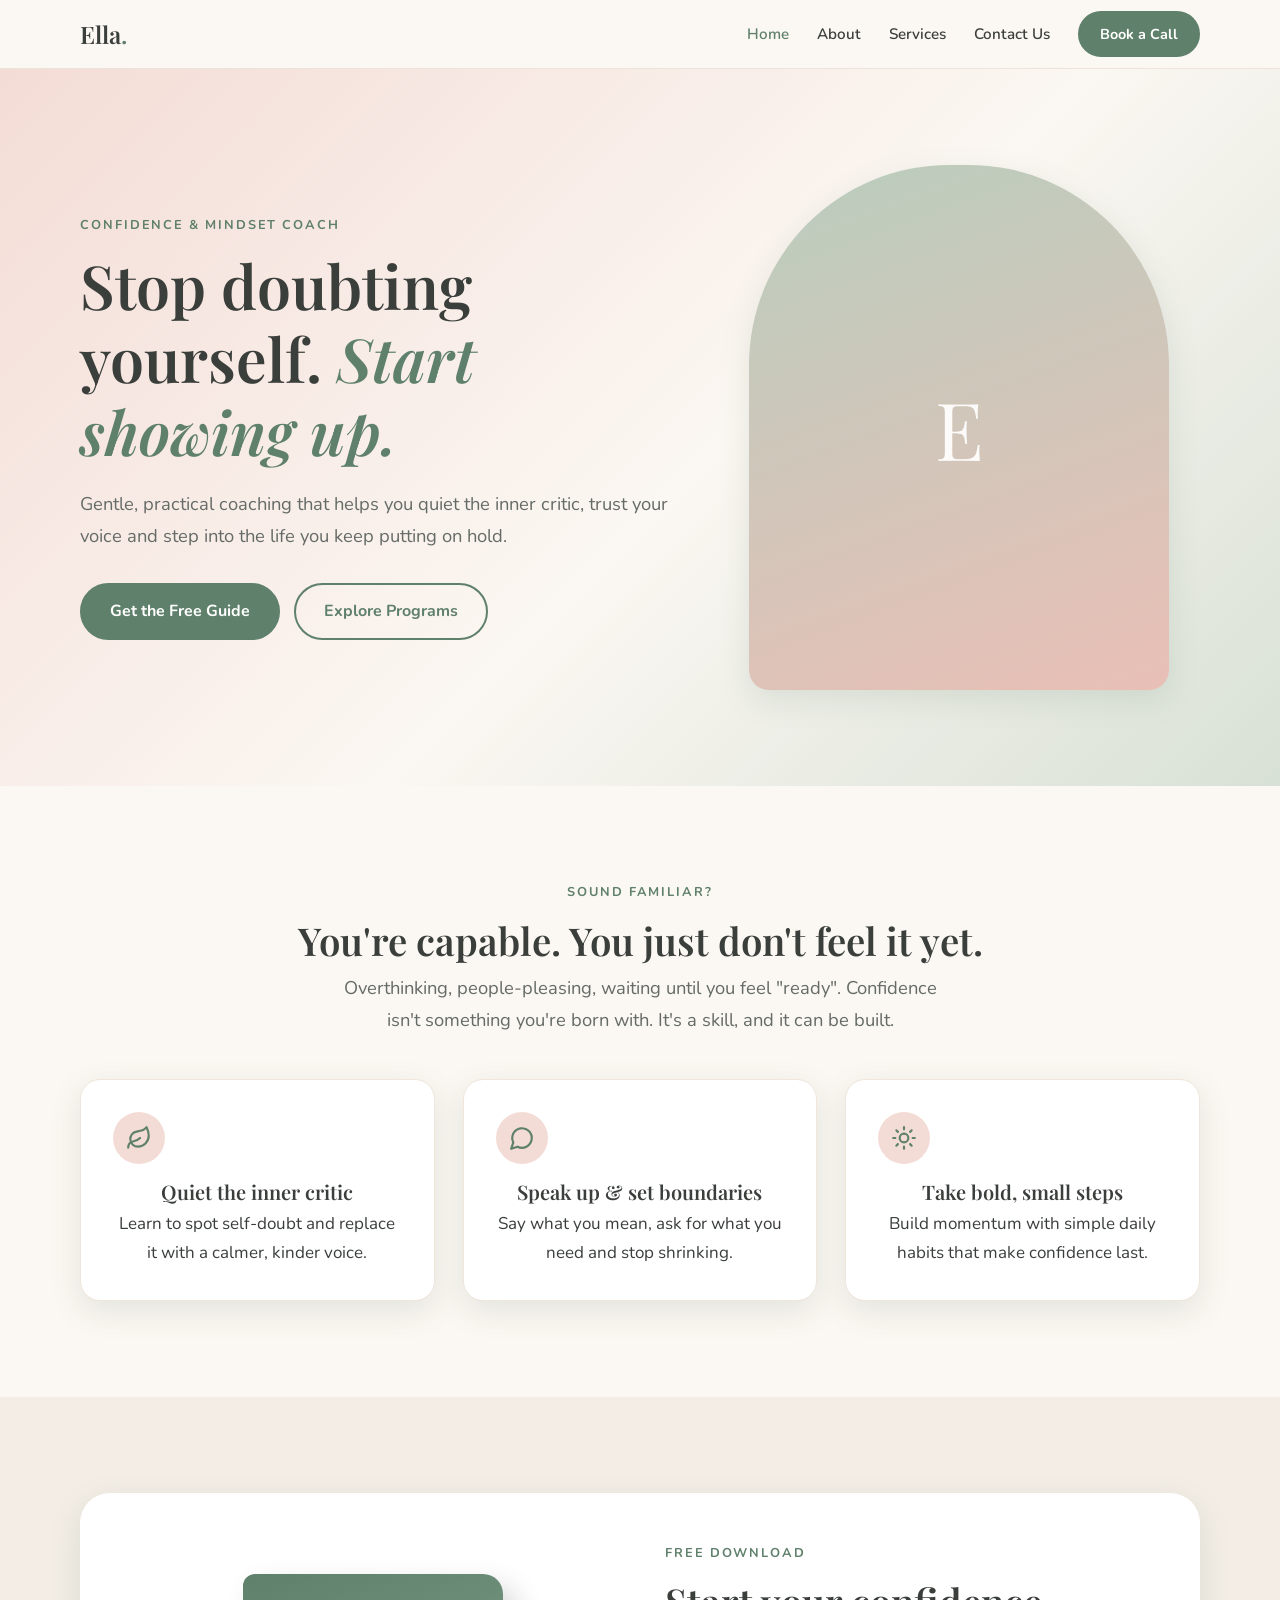
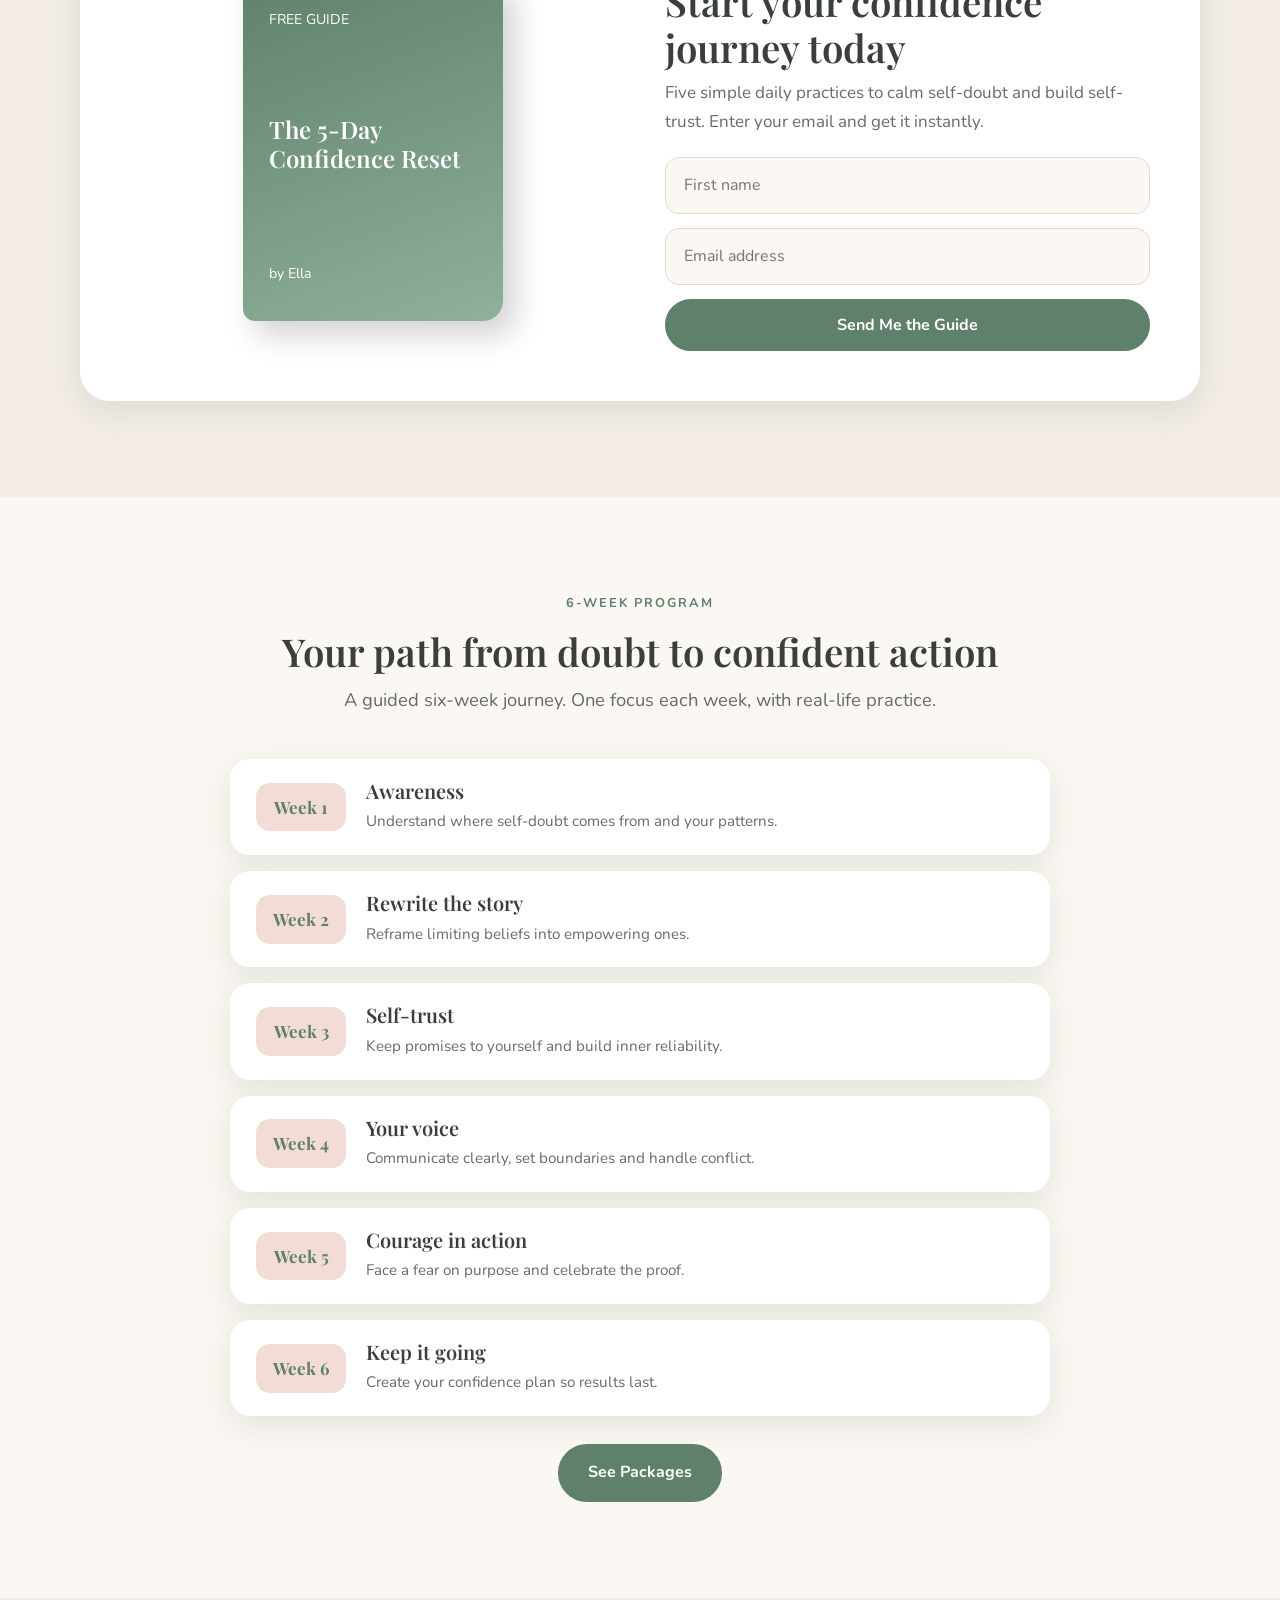
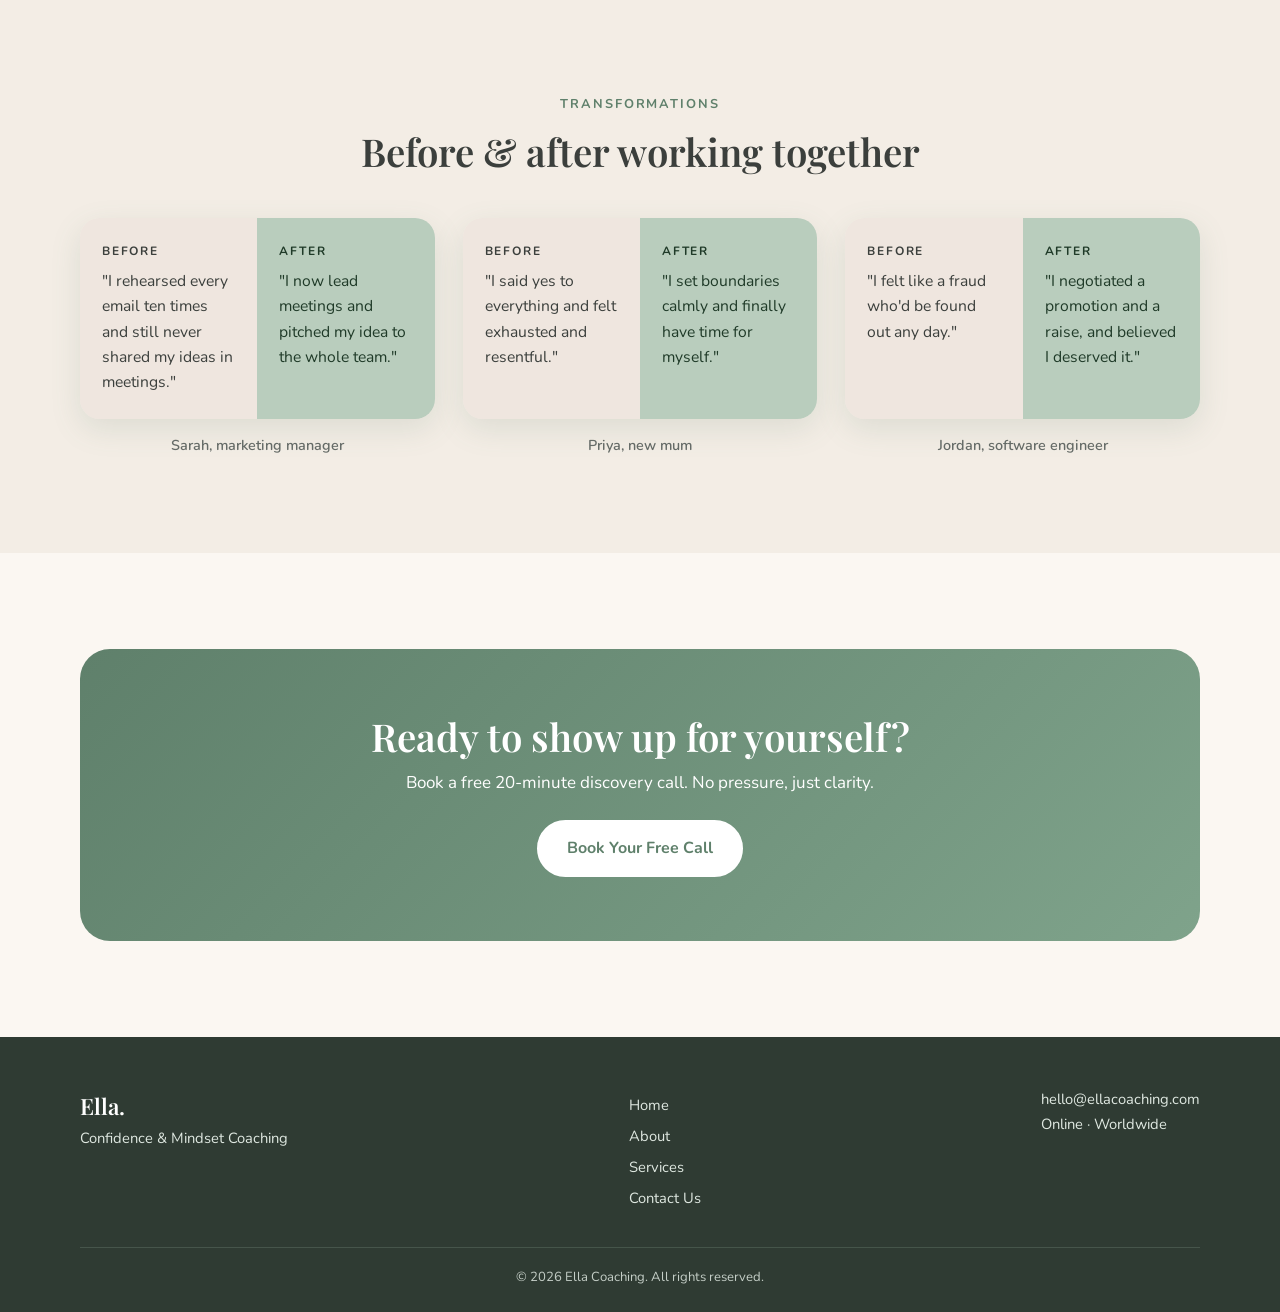
<file: index.html>
﻿<!DOCTYPE html>
<html lang="en">
<head>
<meta charset="UTF-8"><meta name="viewport" content="width=device-width,initial-scale=1"><meta name="description" content="Stop doubting yourself. Start showing up. Confidence and mindset coaching with Ella."><meta name="theme-color" content="#fbf7f2">
<title>Ella | Confidence &amp; Mindset Coach</title>

<link rel="preconnect" href="https://fonts.googleapis.com"><link rel="preconnect" href="https://fonts.gstatic.com" crossorigin>
<link href="https://fonts.googleapis.com/css2?family=Nunito:wght@400;600;700&family=Playfair+Display:ital,wght@0,600;1,500&display=swap" rel="stylesheet">
<link rel="stylesheet" href="styles.css">
</head>
<body><a class="skip" href="#main">Skip to content</a>
<header><div class="container nav">
  <a class="logo" href="index.html">Ella<span>.</span></a>
  <button class="menu-btn" aria-label="Menu" aria-expanded="false"><svg class="ic" viewBox="0 0 24 24" aria-hidden="true"><path d="M4 6h16M4 12h16M4 18h16"/></svg></button>
  <nav><ul>
    <li><a class="active" href="index.html">Home</a></li>
    <li><a href="about.html">About</a></li>
    <li><a href="services.html">Services</a></li>
    <li><a href="contact.html">Contact Us</a></li>
    <li><a class="btn small" href="contact.html">Book a Call</a></li>
  </ul></nav>
</div></header><section id="main" class="hero"><div class="container grid">
  <div>
    <span class="eyebrow">Confidence &amp; Mindset Coach</span>
    <h1>Stop doubting yourself. <em>Start showing up.</em></h1>
    <p class="lead">Gentle, practical coaching that helps you quiet the inner critic, trust your voice and step into the life you keep putting on hold.</p>
    <div class="btns">
      <a class="btn" href="#guide">Get the Free Guide</a>
      <a class="btn ghost" href="services.html">Explore Programs</a>
    </div>
  </div>
  <div class="portrait" aria-hidden="true"><span>E</span></div>
</div></section>

<section><div class="container center">
  <span class="eyebrow">Sound familiar?</span>
  <h2>You're capable. You just don't feel it yet.</h2>
  <p class="lead">Overthinking, people-pleasing, waiting until you feel "ready". Confidence isn't something you're born with. It's a skill, and it can be built.</p>
  <div class="grid-3">
    <div class="card"><div class="icon"><svg class="ic" viewBox="0 0 24 24" aria-hidden="true"><path d="M11 20A7 7 0 0 1 9.8 6.1C15.5 5 17 4.48 19 2c1 2 2 4.18 2 8 0 5.5-4.78 10-10 10Z"/><path d="M2 21c0-3 1.85-5.36 5.08-6C9.5 14.52 12 13 13 12"/></svg></div><h3>Quiet the inner critic</h3><p>Learn to spot self-doubt and replace it with a calmer, kinder voice.</p></div>
    <div class="card"><div class="icon"><svg class="ic" viewBox="0 0 24 24" aria-hidden="true"><path d="M7.9 20A9 9 0 1 0 4 16.1L2 22Z"/></svg></div><h3>Speak up &amp; set boundaries</h3><p>Say what you mean, ask for what you need and stop shrinking.</p></div>
    <div class="card"><div class="icon"><svg class="ic" viewBox="0 0 24 24" aria-hidden="true"><circle cx="12" cy="12" r="4"/><path d="M12 2v2M12 20v2M4.93 4.93l1.41 1.41M17.66 17.66l1.41 1.41M2 12h2M20 12h2M6.34 17.66l-1.41 1.41M19.07 4.93l-1.41 1.41"/></svg></div><h3>Take bold, small steps</h3><p>Build momentum with simple daily habits that make confidence last.</p></div>
  </div>
</div></section>

<section id="guide" class="alt"><div class="container">
  <div class="guide">
    <div class="book"><small>FREE GUIDE</small><h3>The 5-Day Confidence Reset</h3><small>by Ella</small></div>
    <div>
      <span class="eyebrow">Free download</span>
      <h2>Start your confidence journey today</h2>
      <p>Five simple daily practices to calm self-doubt and build self-trust. Enter your email and get it instantly.</p>
      <form data-form="guide">
        <input type="text" name="name" placeholder="First name" aria-label="First name" autocomplete="given-name" required>
        <input type="email" name="email" placeholder="Email address" aria-label="Email address" autocomplete="email" required>
        <button class="btn" type="submit">Send Me the Guide</button>
        <div class="msg" role="status"></div>
      </form>
    </div>
  </div>
</div></section>

<section><div class="container center">
  <span class="eyebrow">6-week program</span>
  <h2>Your path from doubt to confident action</h2>
  <p class="lead">A guided six-week journey. One focus each week, with real-life practice.</p>
  <div class="timeline">
    <div class="week"><b>Week 1</b><div><h3>Awareness</h3><p>Understand where self-doubt comes from and your patterns.</p></div></div>
    <div class="week"><b>Week 2</b><div><h3>Rewrite the story</h3><p>Reframe limiting beliefs into empowering ones.</p></div></div>
    <div class="week"><b>Week 3</b><div><h3>Self-trust</h3><p>Keep promises to yourself and build inner reliability.</p></div></div>
    <div class="week"><b>Week 4</b><div><h3>Your voice</h3><p>Communicate clearly, set boundaries and handle conflict.</p></div></div>
    <div class="week"><b>Week 5</b><div><h3>Courage in action</h3><p>Face a fear on purpose and celebrate the proof.</p></div></div>
    <div class="week"><b>Week 6</b><div><h3>Keep it going</h3><p>Create your confidence plan so results last.</p></div></div>
  </div>
  <a class="btn mt" href="services.html">See Packages</a>
</div></section>

<section class="alt"><div class="container center">
  <span class="eyebrow">Transformations</span>
  <h2>Before &amp; after working together</h2>
  <div class="ba-wrap">
    <figure><div class="ba"><div class="before"><h4>Before</h4>"I rehearsed every email ten times and still never shared my ideas in meetings."</div><div class="after"><h4>After</h4>"I now lead meetings and pitched my idea to the whole team."</div></div><figcaption>Sarah, marketing manager</figcaption></figure>
    <figure><div class="ba"><div class="before"><h4>Before</h4>"I said yes to everything and felt exhausted and resentful."</div><div class="after"><h4>After</h4>"I set boundaries calmly and finally have time for myself."</div></div><figcaption>Priya, new mum</figcaption></figure>
    <figure><div class="ba"><div class="before"><h4>Before</h4>"I felt like a fraud who'd be found out any day."</div><div class="after"><h4>After</h4>"I negotiated a promotion and a raise, and believed I deserved it."</div></div><figcaption>Jordan, software engineer</figcaption></figure>
  </div>
</div></section>

<section><div class="container">
  <div class="cta">
    <h2>Ready to show up for yourself?</h2>
    <p>Book a free 20-minute discovery call. No pressure, just clarity.</p>
    <a class="btn" href="contact.html">Book Your Free Call</a>
  </div>
</div></section>

<footer><div class="container">
  <div class="cols">
    <div><a class="logo" href="index.html">Ella.</a><p>Confidence &amp; Mindset Coaching</p></div>
    <div><a href="index.html">Home</a><a href="about.html">About</a><a href="services.html">Services</a><a href="contact.html">Contact Us</a></div>
    <div><p>hello@ellacoaching.com</p><p>Online · Worldwide</p></div>
  </div>
  <div class="copy">© 2026 Ella Coaching. All rights reserved.</div>
</div></footer>
<script src="script.js" defer></script>
</body></html>
</file>
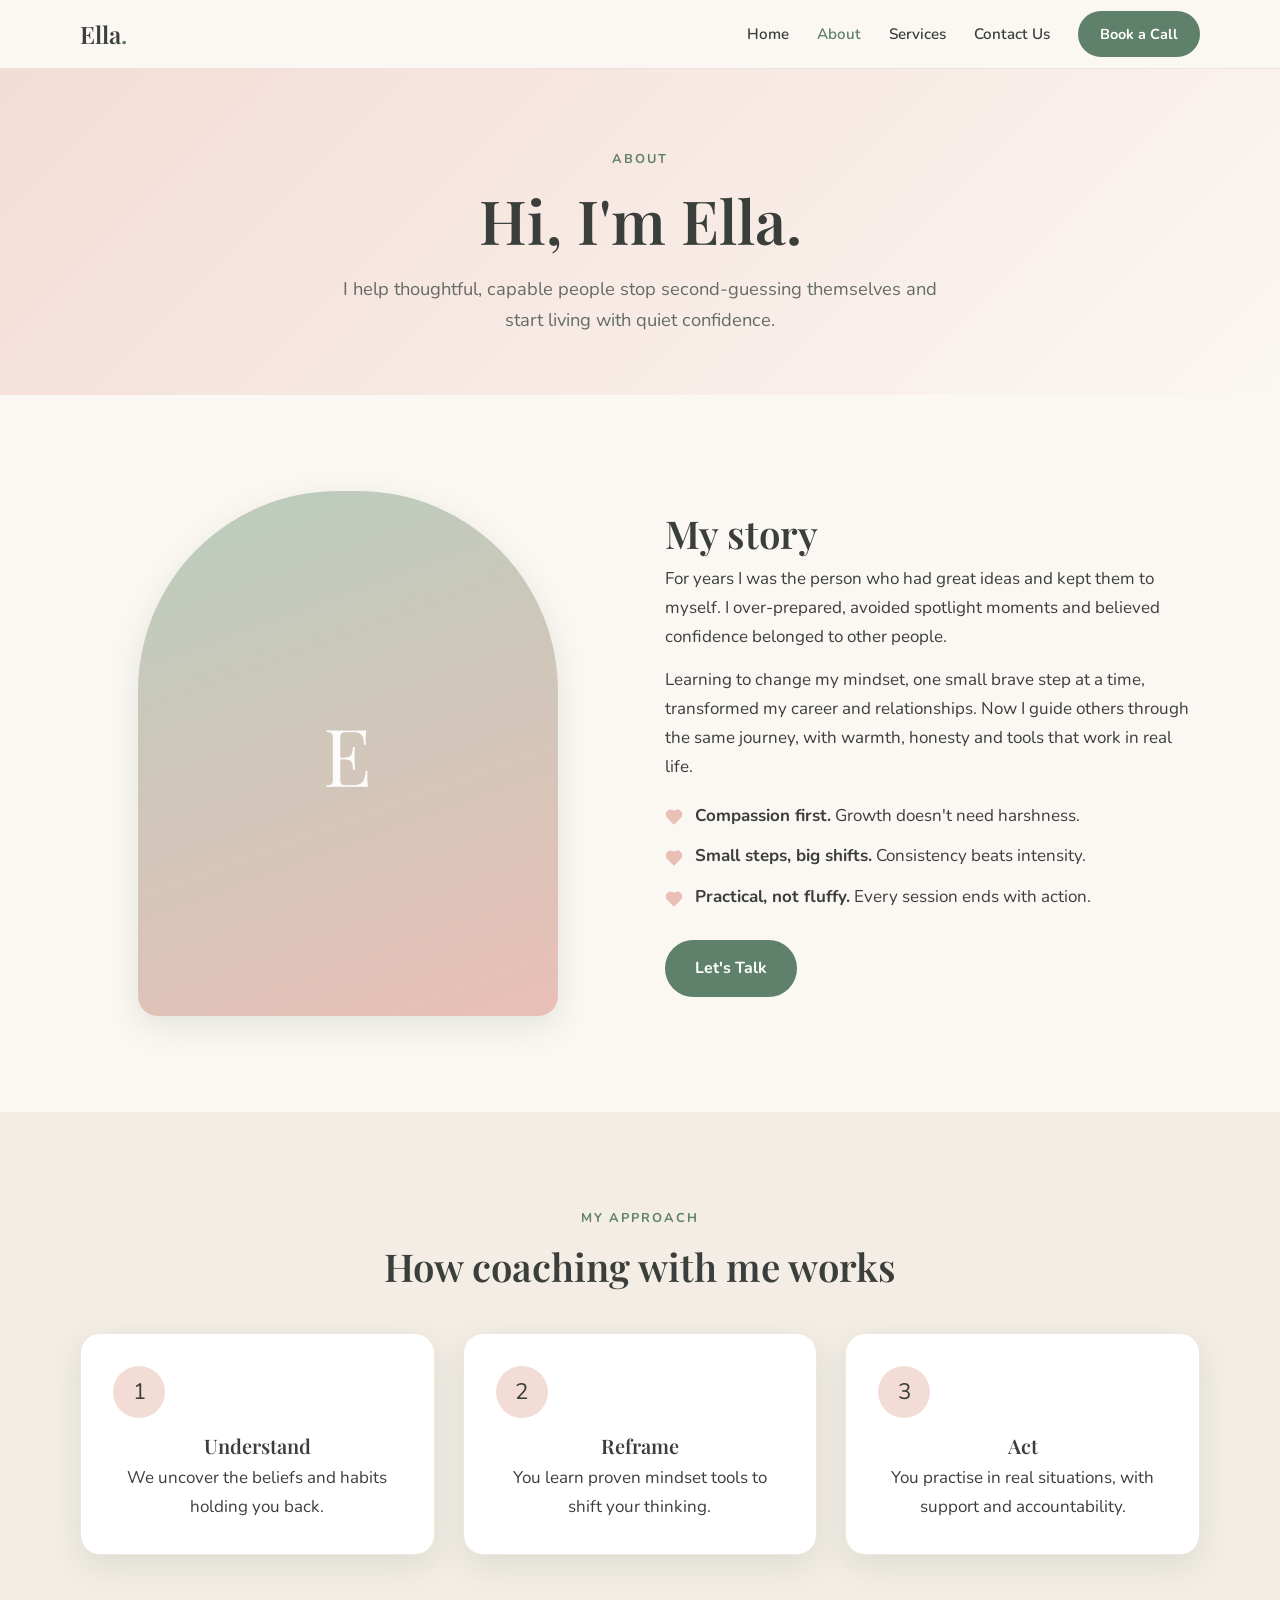
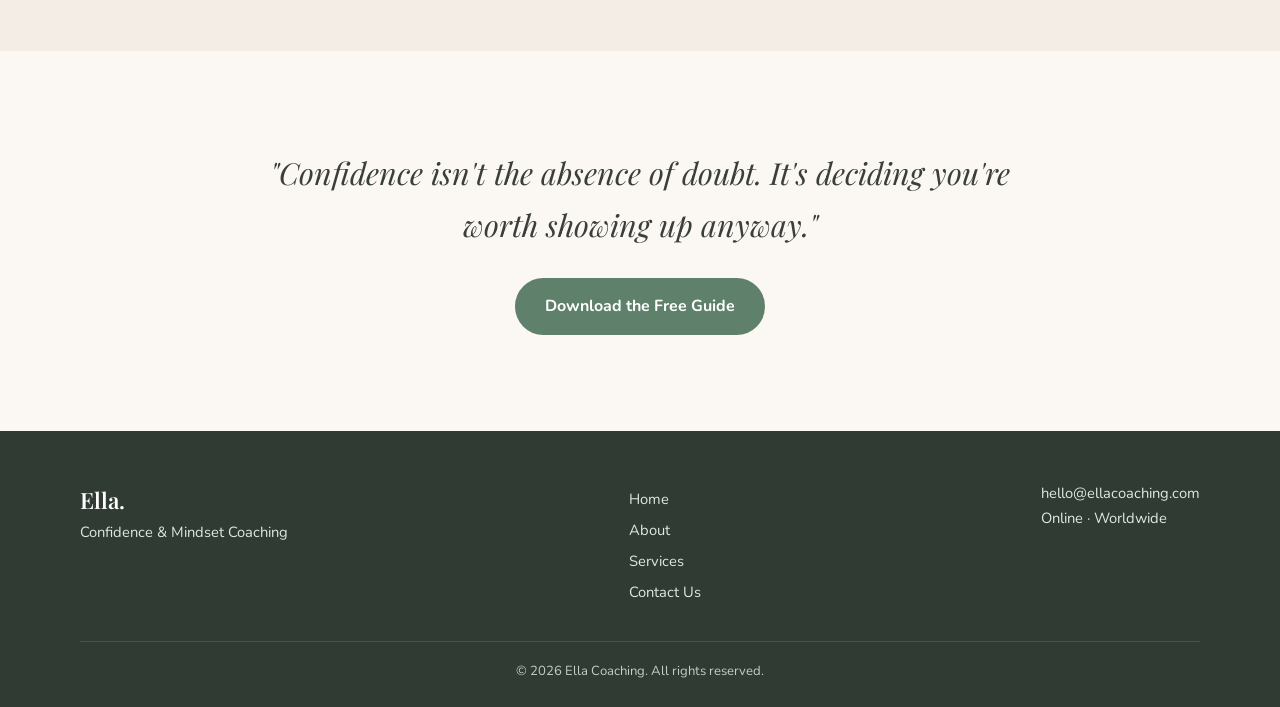
<file: about.html>
﻿<!DOCTYPE html>
<html lang="en">
<head>
<meta charset="UTF-8"><meta name="viewport" content="width=device-width,initial-scale=1"><meta name="description" content="Meet Ella, a confidence and mindset coach helping you trust your voice."><meta name="theme-color" content="#fbf7f2">
<title>About Ella | Confidence &amp; Mindset Coach</title>
<link rel="preconnect" href="https://fonts.googleapis.com"><link rel="preconnect" href="https://fonts.gstatic.com" crossorigin>
<link href="https://fonts.googleapis.com/css2?family=Nunito:wght@400;600;700&family=Playfair+Display:ital,wght@0,600;1,500&display=swap" rel="stylesheet">
<link rel="stylesheet" href="styles.css">
</head>
<body><a class="skip" href="#main">Skip to content</a>
<header><div class="container nav">
  <a class="logo" href="index.html">Ella<span>.</span></a>
  <button class="menu-btn" aria-label="Menu" aria-expanded="false"><svg class="ic" viewBox="0 0 24 24" aria-hidden="true"><path d="M4 6h16M4 12h16M4 18h16"/></svg></button>
  <nav><ul>
    <li><a href="index.html">Home</a></li>
    <li><a class="active" href="about.html">About</a></li>
    <li><a href="services.html">Services</a></li>
    <li><a href="contact.html">Contact Us</a></li>
    <li><a class="btn small" href="contact.html">Book a Call</a></li>
  </ul></nav>
</div></header><section id="main" class="page-hero"><div class="container">
  <span class="eyebrow">About</span>
  <h1>Hi, I'm Ella.</h1>
  <p class="lead">I help thoughtful, capable people stop second-guessing themselves and start living with quiet confidence.</p>
</div></section>

<section><div class="container split">
  <div class="portrait" aria-hidden="true"><span>E</span></div>
  <div>
    <h2>My story</h2>
    <p>For years I was the person who had great ideas and kept them to myself. I over-prepared, avoided spotlight moments and believed confidence belonged to other people.</p>
    <p class="mt-s">Learning to change my mindset, one small brave step at a time, transformed my career and relationships. Now I guide others through the same journey, with warmth, honesty and tools that work in real life.</p>
    <ul class="values">
      <li><b>Compassion first.</b> Growth doesn't need harshness.</li>
      <li><b>Small steps, big shifts.</b> Consistency beats intensity.</li>
      <li><b>Practical, not fluffy.</b> Every session ends with action.</li>
    </ul>
    <a class="btn mt" href="contact.html">Let's Talk</a>
  </div>
</div></section>

<section class="alt"><div class="container center">
  <span class="eyebrow">My approach</span>
  <h2>How coaching with me works</h2>
  <div class="grid-3">
    <div class="card"><div class="icon">1</div><h3>Understand</h3><p>We uncover the beliefs and habits holding you back.</p></div>
    <div class="card"><div class="icon">2</div><h3>Reframe</h3><p>You learn proven mindset tools to shift your thinking.</p></div>
    <div class="card"><div class="icon">3</div><h3>Act</h3><p>You practise in real situations, with support and accountability.</p></div>
  </div>
</div></section>

<section class="center"><div class="container">
  <p class="quote">"Confidence isn't the absence of doubt. It's deciding you're worth showing up anyway."</p>
  <a class="btn mt" href="index.html#guide">Download the Free Guide</a>
</div></section>

<footer><div class="container">
  <div class="cols">
    <div><a class="logo" href="index.html">Ella.</a><p>Confidence &amp; Mindset Coaching</p></div>
    <div><a href="index.html">Home</a><a href="about.html">About</a><a href="services.html">Services</a><a href="contact.html">Contact Us</a></div>
    <div><p>hello@ellacoaching.com</p><p>Online · Worldwide</p></div>
  </div>
  <div class="copy">© 2026 Ella Coaching. All rights reserved.</div>
</div></footer>
<script src="script.js" defer></script>
</body></html>
</file>
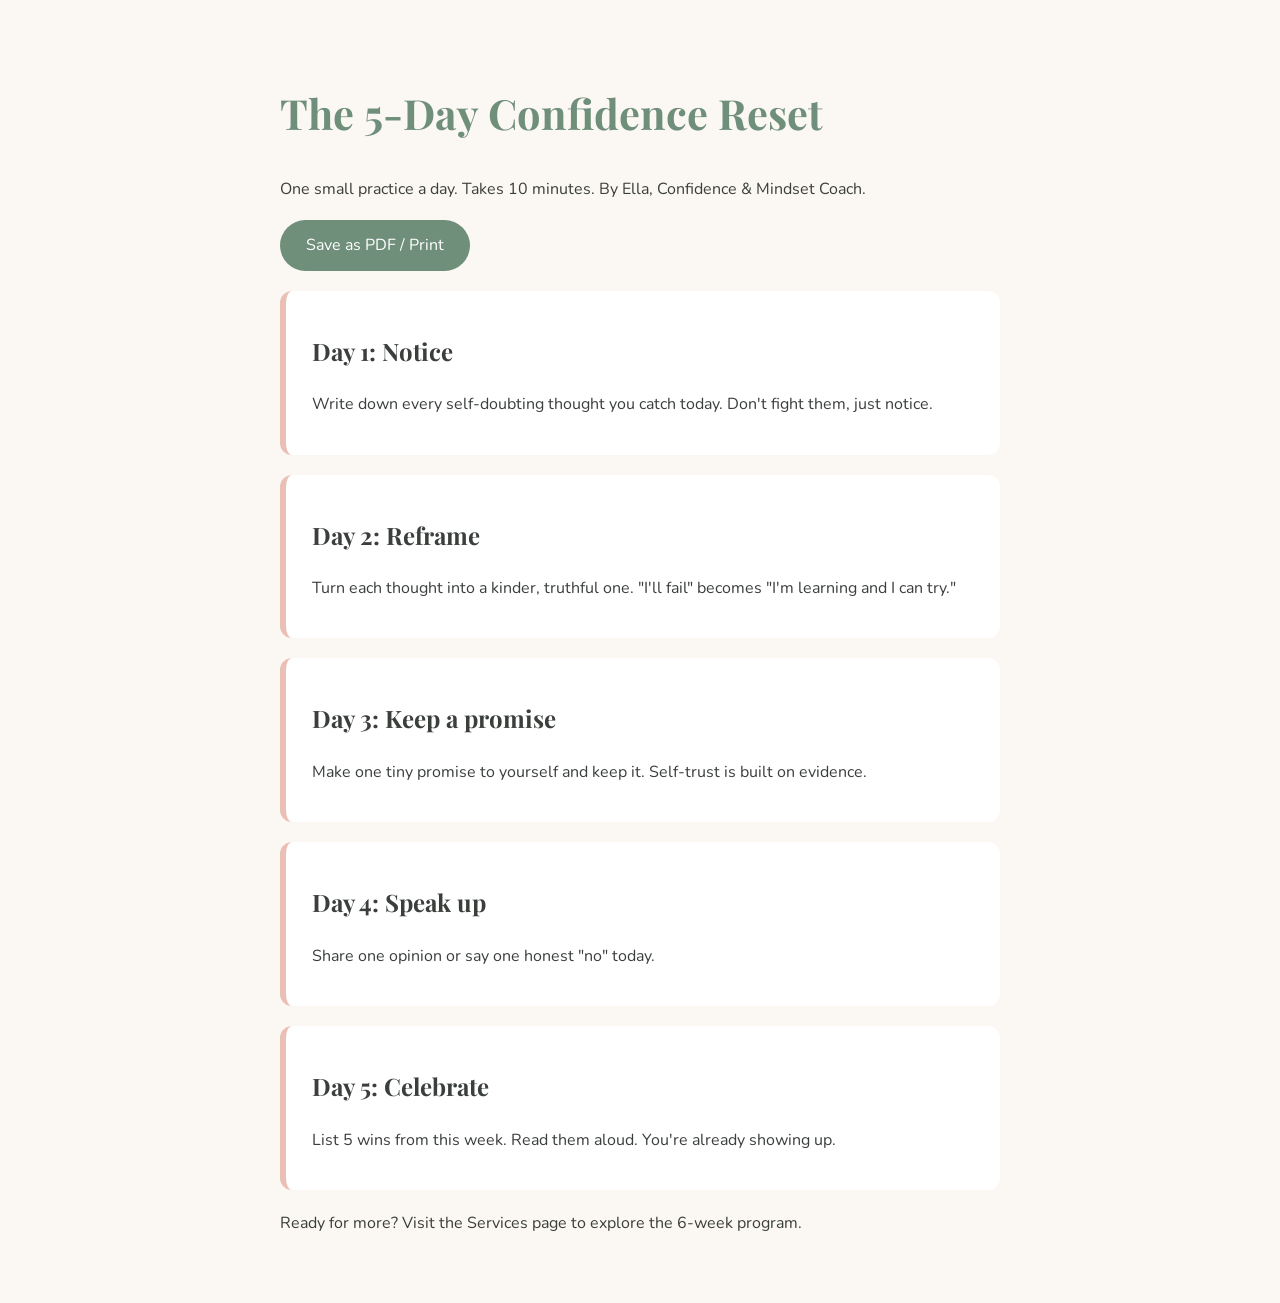
<file: confidence-guide.html>
<!DOCTYPE html>
<html lang="en">
<head>
<meta charset="UTF-8"><meta name="viewport" content="width=device-width,initial-scale=1">
<title>The 5-Day Confidence Reset | Ella</title>
<link href="https://fonts.googleapis.com/css2?family=Nunito:wght@400;700&family=Playfair+Display:wght@600&display=swap" rel="stylesheet">
<style>
body{font-family:Nunito,sans-serif;background:#fbf7f2;color:#3b3f3c;max-width:720px;margin:auto;padding:50px 24px;line-height:1.7}
h1,h2{font-family:'Playfair Display',serif}h1{font-size:2.6rem;color:#6f8f7a}
.day{background:#fff;border-left:6px solid #e9bfb6;border-radius:12px;padding:20px 26px;margin:20px 0}
button{background:#6f8f7a;color:#fff;border:0;padding:12px 26px;border-radius:99px;font:inherit;cursor:pointer}
@media print{button{display:none}}
</style></head>
<body>
<h1>The 5-Day Confidence Reset</h1>
<p>One small practice a day. Takes 10 minutes. By Ella, Confidence &amp; Mindset Coach.</p>
<button onclick="window.print()">Save as PDF / Print</button>
<div class="day"><h2>Day 1: Notice</h2><p>Write down every self-doubting thought you catch today. Don't fight them, just notice.</p></div>
<div class="day"><h2>Day 2: Reframe</h2><p>Turn each thought into a kinder, truthful one. "I'll fail" becomes "I'm learning and I can try."</p></div>
<div class="day"><h2>Day 3: Keep a promise</h2><p>Make one tiny promise to yourself and keep it. Self-trust is built on evidence.</p></div>
<div class="day"><h2>Day 4: Speak up</h2><p>Share one opinion or say one honest "no" today.</p></div>
<div class="day"><h2>Day 5: Celebrate</h2><p>List 5 wins from this week. Read them aloud. You're already showing up.</p></div>
<p>Ready for more? Visit the Services page to explore the 6-week program.</p>
</body></html>
</file>
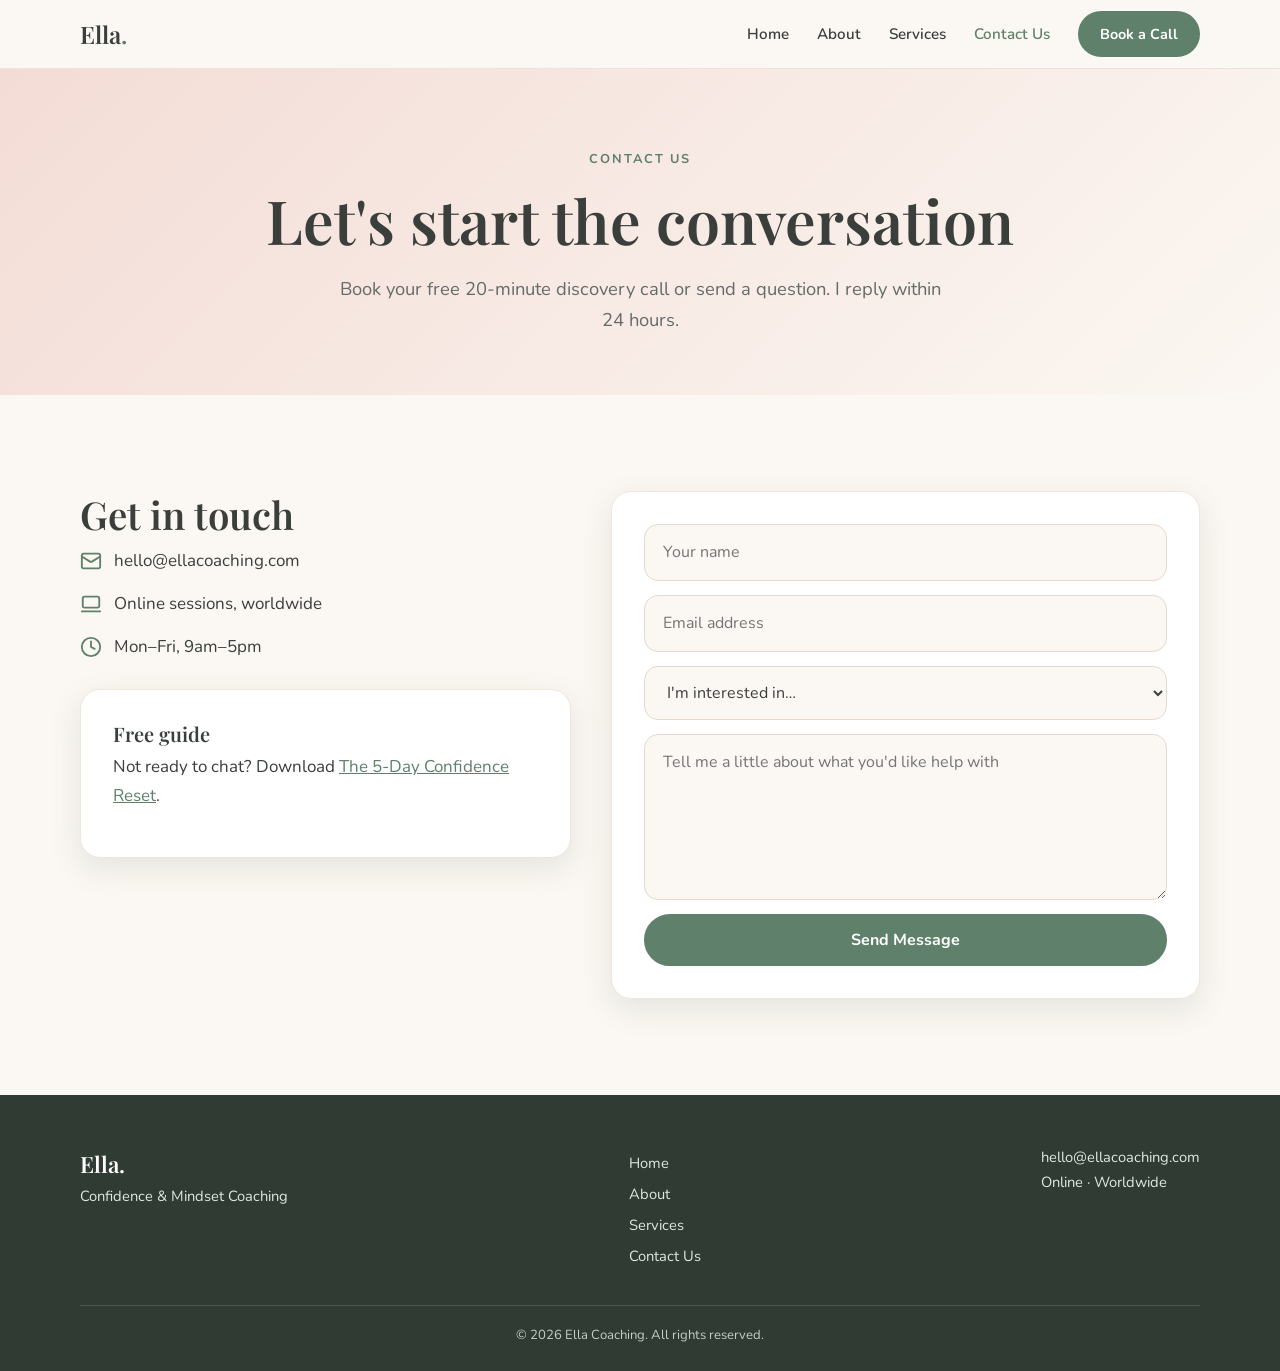
<file: contact.html>
﻿<!DOCTYPE html>
<html lang="en">
<head>
<meta charset="UTF-8"><meta name="viewport" content="width=device-width,initial-scale=1"><meta name="description" content="Book a free discovery call or send Ella a message."><meta name="theme-color" content="#fbf7f2">
<title>Contact | Ella Coaching</title>
<link rel="preconnect" href="https://fonts.googleapis.com"><link rel="preconnect" href="https://fonts.gstatic.com" crossorigin>
<link href="https://fonts.googleapis.com/css2?family=Nunito:wght@400;600;700&family=Playfair+Display:ital,wght@0,600;1,500&display=swap" rel="stylesheet">
<link rel="stylesheet" href="styles.css">
</head>
<body><a class="skip" href="#main">Skip to content</a>
<header><div class="container nav">
  <a class="logo" href="index.html">Ella<span>.</span></a>
  <button class="menu-btn" aria-label="Menu" aria-expanded="false"><svg class="ic" viewBox="0 0 24 24" aria-hidden="true"><path d="M4 6h16M4 12h16M4 18h16"/></svg></button>
  <nav><ul>
    <li><a href="index.html">Home</a></li>
    <li><a href="about.html">About</a></li>
    <li><a href="services.html">Services</a></li>
    <li><a class="active" href="contact.html">Contact Us</a></li>
    <li><a class="btn small" href="contact.html">Book a Call</a></li>
  </ul></nav>
</div></header><section id="main" class="page-hero"><div class="container">
  <span class="eyebrow">Contact Us</span>
  <h1>Let's start the conversation</h1>
  <p class="lead">Book your free 20-minute discovery call or send a question. I reply within 24 hours.</p>
</div></section>

<section><div class="container contact-grid">
  <div class="info">
    <h2>Get in touch</h2>
    <p class="row"><svg class="ic" viewBox="0 0 24 24" aria-hidden="true"><rect width="20" height="16" x="2" y="4" rx="2"/><path d="m22 7-8.97 5.7a1.94 1.94 0 0 1-2.06 0L2 7"/></svg> hello@ellacoaching.com</p>
    <p class="row"><svg class="ic" viewBox="0 0 24 24" aria-hidden="true"><rect width="18" height="12" x="3" y="4" rx="2"/><path d="M2 20h20"/></svg> Online sessions, worldwide</p>
    <p class="row"><svg class="ic" viewBox="0 0 24 24" aria-hidden="true"><circle cx="12" cy="12" r="10"/><path d="M12 6v6l4 2"/></svg> Mon–Fri, 9am–5pm</p>
    <div class="card mt"><h3>Free guide</h3><p>Not ready to chat? Download <a href="confidence-guide.html" target="_blank">The 5-Day Confidence Reset</a>.</p></div>
  </div>
  <div class="card">
    <form data-form="contact">
      <input type="text" name="name" placeholder="Your name" aria-label="Your name" autocomplete="name" required>
      <input type="email" name="email" placeholder="Email address" aria-label="Email address" autocomplete="email" required>
      <select name="interest" aria-label="I am interested in" required>
        <option value="">I'm interested in…</option>
        <option>Free discovery call</option>
        <option>Spark Session</option>
        <option>6-Week Confidence Program</option>
        <option>Deep Transformation</option>
      </select>
      <textarea name="message" aria-label="Your message" rows="5" placeholder="Tell me a little about what you'd like help with" required></textarea>
      <button class="btn" type="submit">Send Message</button>
      <div class="msg" role="status"></div>
    </form>
  </div>
</div></section>

<footer><div class="container">
  <div class="cols">
    <div><a class="logo" href="index.html">Ella.</a><p>Confidence &amp; Mindset Coaching</p></div>
    <div><a href="index.html">Home</a><a href="about.html">About</a><a href="services.html">Services</a><a href="contact.html">Contact Us</a></div>
    <div><p>hello@ellacoaching.com</p><p>Online · Worldwide</p></div>
  </div>
  <div class="copy">© 2026 Ella Coaching. All rights reserved.</div>
</div></footer>
<script src="script.js" defer></script>
</body></html>
</file>
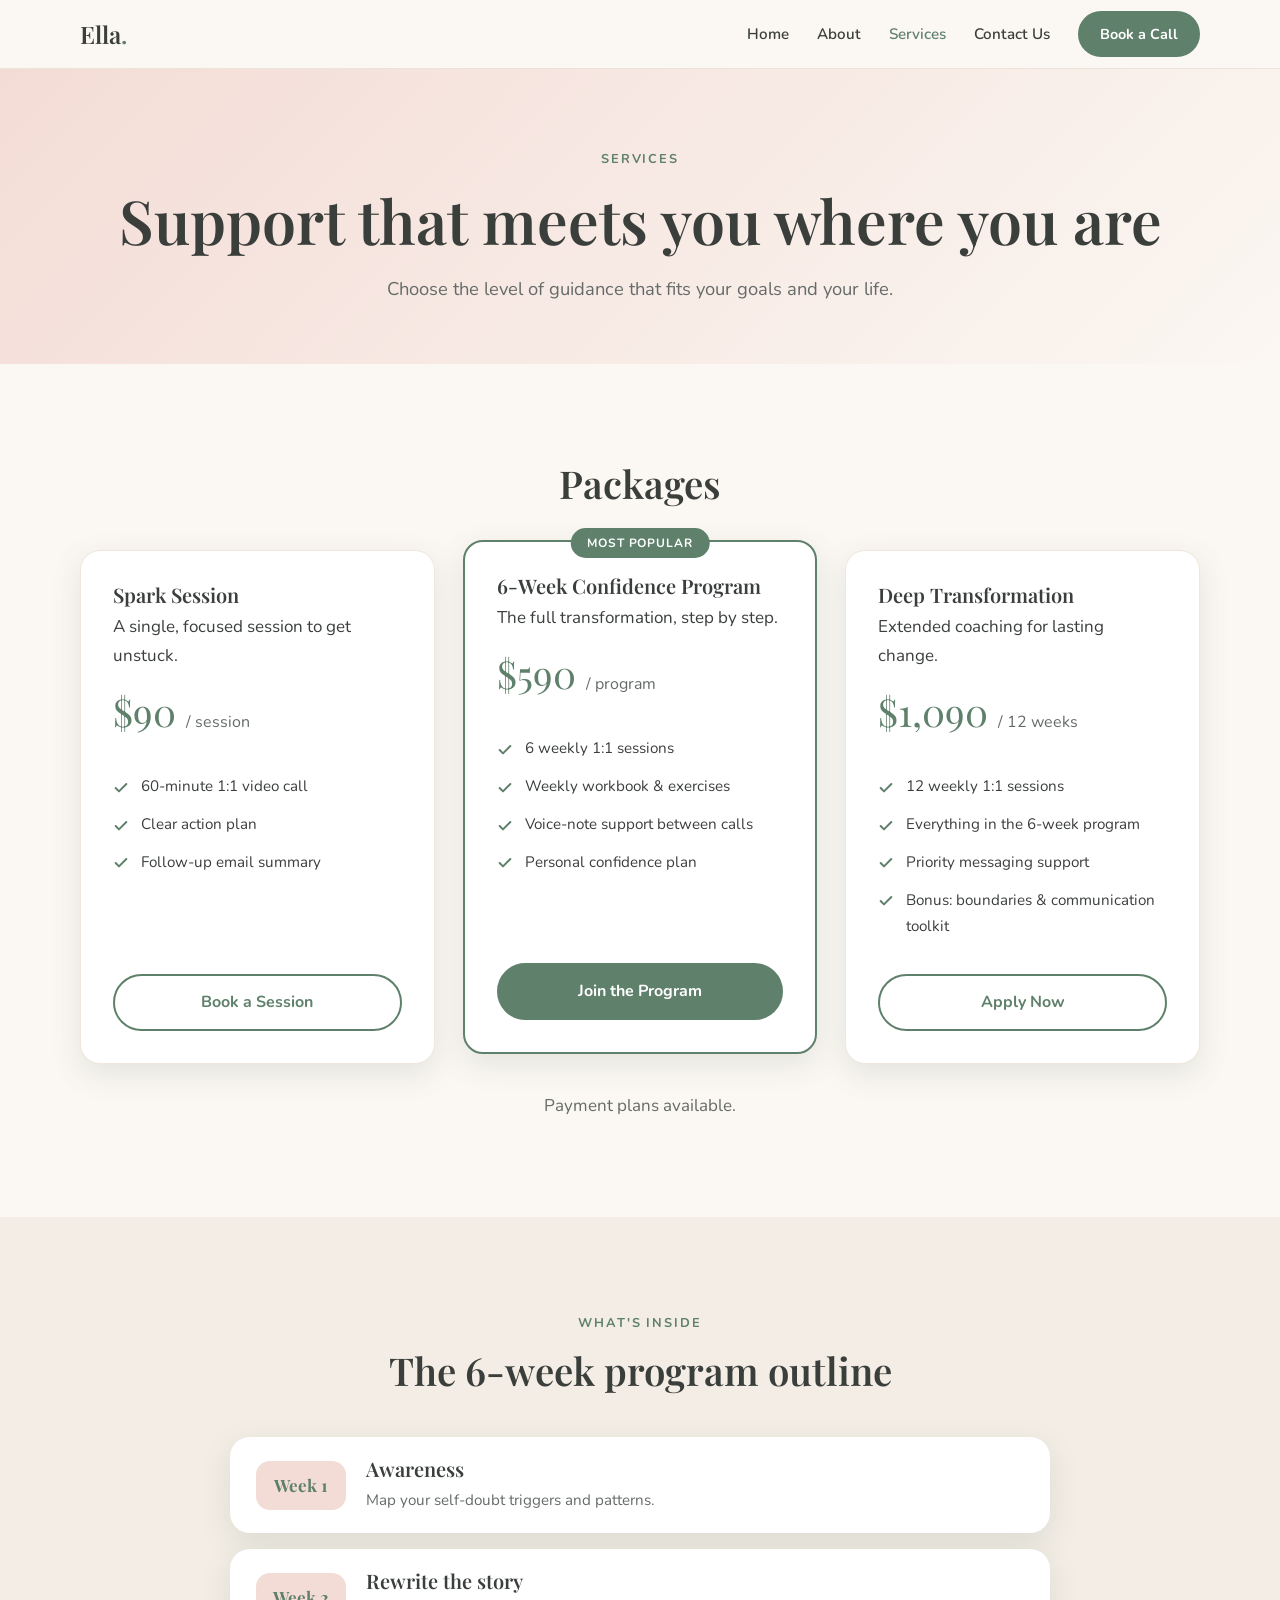
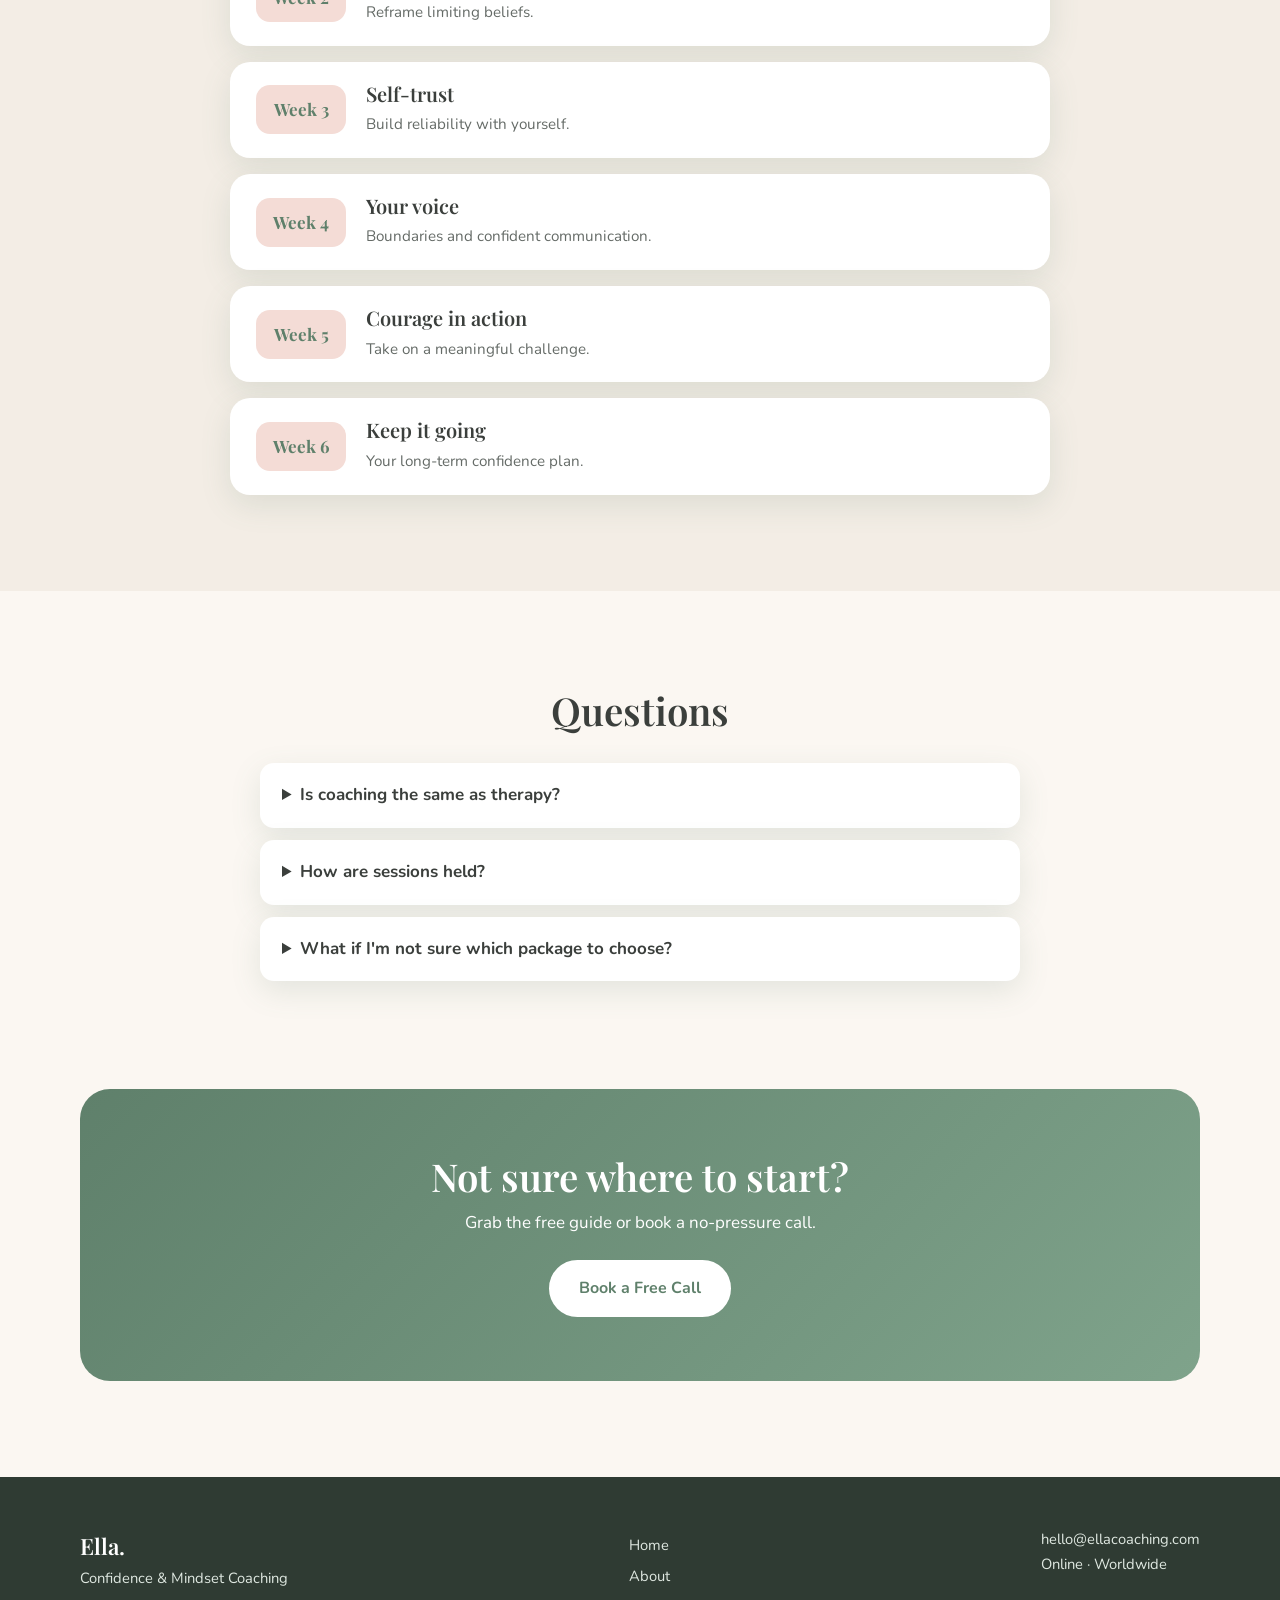
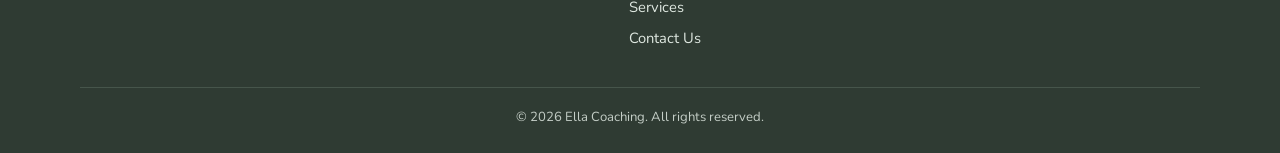
<file: services.html>
﻿<!DOCTYPE html>
<html lang="en">
<head>
<meta charset="UTF-8"><meta name="viewport" content="width=device-width,initial-scale=1"><meta name="description" content="Coaching packages and the 6-week confidence program."><meta name="theme-color" content="#fbf7f2">
<title>Services &amp; Packages | Ella Coaching</title>
<link rel="preconnect" href="https://fonts.googleapis.com"><link rel="preconnect" href="https://fonts.gstatic.com" crossorigin>
<link href="https://fonts.googleapis.com/css2?family=Nunito:wght@400;600;700&family=Playfair+Display:ital,wght@0,600;1,500&display=swap" rel="stylesheet">
<link rel="stylesheet" href="styles.css">
</head>
<body><a class="skip" href="#main">Skip to content</a>
<header><div class="container nav">
  <a class="logo" href="index.html">Ella<span>.</span></a>
  <button class="menu-btn" aria-label="Menu" aria-expanded="false"><svg class="ic" viewBox="0 0 24 24" aria-hidden="true"><path d="M4 6h16M4 12h16M4 18h16"/></svg></button>
  <nav><ul>
    <li><a href="index.html">Home</a></li>
    <li><a href="about.html">About</a></li>
    <li><a class="active" href="services.html">Services</a></li>
    <li><a href="contact.html">Contact Us</a></li>
    <li><a class="btn small" href="contact.html">Book a Call</a></li>
  </ul></nav>
</div></header><section id="main" class="page-hero"><div class="container">
  <span class="eyebrow">Services</span>
  <h1>Support that meets you where you are</h1>
  <p class="lead">Choose the level of guidance that fits your goals and your life.</p>
</div></section>

<section><div class="container center">
  <h2>Packages</h2>
  <div class="grid-3 stretch">
    <div class="card pkg">
      <h3>Spark Session</h3><p>A single, focused session to get unstuck.</p>
      <div class="price">$90 <small>/ session</small></div>
      <ul><li>60-minute 1:1 video call</li><li>Clear action plan</li><li>Follow-up email summary</li></ul>
      <a class="btn ghost" href="contact.html">Book a Session</a>
    </div>
    <div class="card pkg featured">
      <span class="badge">MOST POPULAR</span>
      <h3>6-Week Confidence Program</h3><p>The full transformation, step by step.</p>
      <div class="price">$590 <small>/ program</small></div>
      <ul><li>6 weekly 1:1 sessions</li><li>Weekly workbook &amp; exercises</li><li>Voice-note support between calls</li><li>Personal confidence plan</li></ul>
      <a class="btn" href="contact.html">Join the Program</a>
    </div>
    <div class="card pkg">
      <h3>Deep Transformation</h3><p>Extended coaching for lasting change.</p>
      <div class="price">$1,090 <small>/ 12 weeks</small></div>
      <ul><li>12 weekly 1:1 sessions</li><li>Everything in the 6-week program</li><li>Priority messaging support</li><li>Bonus: boundaries &amp; communication toolkit</li></ul>
      <a class="btn ghost" href="contact.html">Apply Now</a>
    </div>
  </div>
  <p class="mt muted">Payment plans available.</p>
</div></section>

<section class="alt"><div class="container center">
  <span class="eyebrow">What's inside</span>
  <h2>The 6-week program outline</h2>
  <div class="timeline">
    <div class="week"><b>Week 1</b><div><h3>Awareness</h3><p>Map your self-doubt triggers and patterns.</p></div></div>
    <div class="week"><b>Week 2</b><div><h3>Rewrite the story</h3><p>Reframe limiting beliefs.</p></div></div>
    <div class="week"><b>Week 3</b><div><h3>Self-trust</h3><p>Build reliability with yourself.</p></div></div>
    <div class="week"><b>Week 4</b><div><h3>Your voice</h3><p>Boundaries and confident communication.</p></div></div>
    <div class="week"><b>Week 5</b><div><h3>Courage in action</h3><p>Take on a meaningful challenge.</p></div></div>
    <div class="week"><b>Week 6</b><div><h3>Keep it going</h3><p>Your long-term confidence plan.</p></div></div>
  </div>
</div></section>

<section><div class="container narrow">
  <h2 class="center mb">Questions</h2>
  <details><summary>Is coaching the same as therapy?</summary><p>No. Coaching is forward-focused and action-oriented. It isn't a substitute for mental health treatment.</p></details>
  <details><summary>How are sessions held?</summary><p>Online by video call, so you can join from anywhere.</p></details>
  <details><summary>What if I'm not sure which package to choose?</summary><p>Book a free discovery call and we'll find the right fit together.</p></details>
</div></section>

<section class="flush-top"><div class="container"><div class="cta">
  <h2>Not sure where to start?</h2><p>Grab the free guide or book a no-pressure call.</p>
  <a class="btn" href="contact.html">Book a Free Call</a>
</div></div></section>

<footer><div class="container">
  <div class="cols">
    <div><a class="logo" href="index.html">Ella.</a><p>Confidence &amp; Mindset Coaching</p></div>
    <div><a href="index.html">Home</a><a href="about.html">About</a><a href="services.html">Services</a><a href="contact.html">Contact Us</a></div>
    <div><p>hello@ellacoaching.com</p><p>Online · Worldwide</p></div>
  </div>
  <div class="copy">© 2026 Ella Coaching. All rights reserved.</div>
</div></footer>
<script src="script.js" defer></script>
</body></html>
</file>
<file: styles.css>
﻿:root{
  --cream:#fbf7f2; --blush:#f4dcd6; --blush-d:#e9bfb6; --sage:#b9cdbd; --sage-d:#5f806b;
  --ink:#3b3f3c; --muted:#656b67; --radius:20px;
  --shadow:0 10px 30px rgba(95,128,107,.15);
  --pad:clamp(56px,8vw,96px);
}
*,*::before,*::after{box-sizing:border-box;margin:0;padding:0}
html{scroll-behavior:smooth;-webkit-text-size-adjust:100%}
body{font-family:'Nunito',system-ui,-apple-system,'Segoe UI',sans-serif;color:var(--ink);background:var(--cream);line-height:1.7;overflow-x:hidden}
h1,h2,h3,.logo{font-family:'Playfair Display',Georgia,serif;line-height:1.2;font-weight:600}
h1{font-size:clamp(2rem,5.5vw,3.8rem)}
h2{font-size:clamp(1.6rem,3.6vw,2.4rem);margin-bottom:.6rem}
h3{font-size:1.25rem;margin-bottom:.4rem}
a{color:var(--sage-d)}
img{max-width:100%;height:auto}
:focus-visible{outline:3px solid var(--sage-d);outline-offset:3px;border-radius:6px}
.skip{position:absolute;left:-999px;top:8px;background:#fff;padding:10px 16px;border-radius:8px;z-index:100}
.skip:focus{left:8px}
.container{width:min(1120px,100% - 2.5rem);margin-inline:auto}
section{padding:var(--pad) 0}
.center{text-align:center}
.lead{font-size:clamp(1rem,2.2vw,1.15rem);color:var(--muted);max-width:620px}
.center .lead,.page-hero .lead{margin-inline:auto}
.eyebrow{display:block;text-transform:uppercase;letter-spacing:.15em;font-size:.8rem;font-weight:700;color:var(--sage-d);margin-bottom:.8rem}

/* header */
header{position:sticky;top:0;z-index:50;background:rgba(251,247,242,.95);backdrop-filter:blur(8px);border-bottom:1px solid #eee3da}
.nav{display:flex;align-items:center;justify-content:space-between;height:68px}
.logo{font-size:1.5rem;text-decoration:none;color:var(--ink)}
.logo span{color:var(--sage-d)}
nav ul{display:flex;gap:clamp(16px,2.5vw,28px);list-style:none;align-items:center}
nav a{text-decoration:none;color:var(--ink);font-weight:600;font-size:.95rem}
nav a:hover,nav a.active{color:var(--sage-d)}
nav a.btn{color:#fff}
.menu-btn{display:none;line-height:0;background:none;border:0;font-size:1.8rem;cursor:pointer;color:var(--ink);min-width:44px;min-height:44px}

/* buttons */
.btn{display:inline-block;padding:13px 28px;border-radius:999px;background:var(--sage-d);color:#fff;text-decoration:none;font-weight:700;border:2px solid var(--sage-d);cursor:pointer;font-size:1rem;font-family:inherit;text-align:center;transition:background .25s,transform .25s,box-shadow .25s}
.btn:hover{background:#4d6b58;border-color:#4d6b58;transform:translateY(-2px);box-shadow:var(--shadow)}
.btn.ghost{background:transparent;color:var(--sage-d)}
.btn.ghost:hover{background:var(--sage-d);color:#fff}
.btn.small{padding:9px 20px;font-size:.9rem}

/* hero */
.hero{background:linear-gradient(135deg,var(--blush) 0%,var(--cream) 55%,var(--sage) 140%)}
.hero .grid{display:grid;grid-template-columns:1.1fr .9fr;gap:clamp(30px,5vw,50px);align-items:center}
.hero h1 em{color:var(--sage-d);font-style:italic}
.hero p{margin:20px 0 32px}
.btns{display:flex;gap:14px;flex-wrap:wrap}
.portrait{aspect-ratio:4/5;width:100%;max-width:420px;margin-inline:auto;border-radius:200px 200px var(--radius) var(--radius);background:linear-gradient(160deg,var(--sage),var(--blush-d));display:grid;place-items:center;box-shadow:var(--shadow)}
.portrait span{font-family:'Playfair Display',serif;font-size:clamp(3.5rem,10vw,5rem);color:rgba(255,255,255,.92)}
.page-hero{background:linear-gradient(135deg,var(--blush),var(--cream));padding:clamp(48px,8vw,80px) 0 clamp(36px,6vw,60px);text-align:center}
.page-hero .lead{margin-top:16px}

/* cards */
.grid-3{display:grid;grid-template-columns:repeat(auto-fit,minmax(min(260px,100%),1fr));gap:28px;margin-top:44px}
.card{background:#fff;border-radius:var(--radius);padding:clamp(22px,4vw,32px);box-shadow:var(--shadow);border:1px solid #f0e6dc}
.icon{width:52px;height:52px;border-radius:50%;background:var(--blush);display:grid;place-items:center;font-size:1.4rem;margin-bottom:16px}
.alt{background:#f3ede5}

/* guide */
.guide{display:grid;grid-template-columns:1fr 1fr;gap:clamp(28px,5vw,50px);align-items:center;background:#fff;border-radius:30px;padding:clamp(24px,5vw,50px);box-shadow:var(--shadow)}
.guide p{margin-bottom:20px;color:var(--muted)}
.book{background:linear-gradient(160deg,var(--sage-d),#8fb09b);color:#fff;border-radius:12px 20px 20px 12px;padding:34px 26px;aspect-ratio:3/4;width:100%;max-width:260px;margin:auto;box-shadow:12px 14px 30px rgba(0,0,0,.18);display:flex;flex-direction:column;justify-content:space-between}
.book h3{font-size:1.5rem}
form{display:grid;gap:14px}
input,textarea,select{width:100%;padding:14px 18px;border:1.5px solid #e4d9cf;border-radius:14px;font:inherit;font-size:1rem;background:var(--cream);color:var(--ink)}
textarea{resize:vertical}
input:focus,textarea:focus,select:focus{outline:2px solid var(--sage-d);border-color:var(--sage-d)}
.msg{display:none;padding:14px 18px;border-radius:14px;background:var(--sage);color:#26402f;font-weight:600}

/* timeline */
.timeline{margin:44px auto 0;display:grid;gap:16px;max-width:820px;text-align:left}
.week{display:grid;grid-template-columns:90px 1fr;gap:20px;background:#fff;border-radius:var(--radius);padding:20px 26px;box-shadow:var(--shadow);align-items:center}
.week b{font-family:'Playfair Display',serif;color:var(--sage-d);background:var(--blush);padding:10px;border-radius:14px;text-align:center}
.week p{color:var(--muted);font-size:.95rem}

/* before / after */
.ba-wrap{display:grid;grid-template-columns:repeat(auto-fit,minmax(min(340px,100%),1fr));gap:28px;margin-top:44px;text-align:left}
.ba-wrap figure{display:flex;flex-direction:column;height:100%}
.ba{display:grid;grid-template-columns:1fr 1fr;flex:1;border-radius:var(--radius);overflow:hidden;box-shadow:var(--shadow)}
.ba div{padding:24px 22px;line-height:1.6;font-size:.98rem}
.ba .before{background:#efe6df}
.ba .after{background:var(--sage);color:#1f3a28}
.ba h4{font-size:.75rem;letter-spacing:.15em;text-transform:uppercase;margin-bottom:8px}
figcaption{padding:14px 6px 0;text-align:center;color:var(--muted);font-weight:600;font-size:.9rem}

/* packages */
.pkg{position:relative;display:flex;flex-direction:column;text-align:left}
.price{font-family:'Playfair Display',serif;font-size:2.4rem;color:var(--sage-d);margin:8px 0}
.price small{font-size:1rem;color:var(--muted);font-family:'Nunito',sans-serif}
.pkg ul{list-style:none;margin:16px 0 28px;flex:1}
.pkg li{padding:6px 0 6px 28px;position:relative;font-size:.95rem}
.pkg li::before{content:"";position:absolute;left:0;top:.75em;width:16px;height:16px;background:url("data:image/svg+xml,%3Csvg xmlns='http://www.w3.org/2000/svg' viewBox='0 0 24 24' fill='none' stroke='%235f806b' stroke-width='3' stroke-linecap='round' stroke-linejoin='round'%3E%3Cpath d='M20 6 9 17l-5-5'/%3E%3C/svg%3E") center/contain no-repeat}
.pkg.featured{border:2px solid var(--sage-d);transform:translateY(-10px)}
.badge{position:absolute;top:-14px;left:50%;transform:translateX(-50%);background:var(--sage-d);color:#fff;font-size:.75rem;font-weight:700;padding:5px 16px;border-radius:999px;letter-spacing:.08em;white-space:nowrap}

/* misc */
.quote{font-family:'Playfair Display',serif;font-size:clamp(1.25rem,3vw,1.9rem);max-width:760px;margin:auto;font-style:italic}
.cta{background:linear-gradient(135deg,var(--sage-d),#7fa38b);color:#fff;text-align:center;border-radius:30px;padding:clamp(40px,7vw,64px) 24px}
.cta .btn{background:#fff;color:var(--sage-d);border-color:#fff;margin-top:22px}
.cta .btn:hover{background:var(--cream)}
.split{display:grid;grid-template-columns:1fr 1fr;gap:clamp(30px,5vw,50px);align-items:center}
.values{display:grid;gap:12px;margin-top:20px;list-style:none}
.values li{padding-left:30px;position:relative}
.values li::before{content:"";position:absolute;left:0;top:.4em;width:18px;height:18px;background:url("data:image/svg+xml,%3Csvg xmlns='http://www.w3.org/2000/svg' viewBox='0 0 24 24' fill='%23e9bfb6' stroke='%23e9bfb6' stroke-width='2' stroke-linejoin='round'%3E%3Cpath d='M19 14c1.49-1.46 3-3.21 3-5.5A5.5 5.5 0 0 0 16.5 3c-1.76 0-3 .5-4.5 2-1.5-1.5-2.74-2-4.5-2A5.5 5.5 0 0 0 2 8.5c0 2.3 1.5 4.05 3 5.5l7 7Z'/%3E%3C/svg%3E") center/contain no-repeat}
.contact-grid{display:grid;grid-template-columns:1fr 1.2fr;gap:clamp(24px,5vw,40px)}
.info p{margin-bottom:14px}
details{background:#fff;border-radius:14px;padding:18px 22px;margin-bottom:12px;box-shadow:var(--shadow)}
summary{cursor:pointer;font-weight:700}
details p{margin-top:10px;color:var(--muted)}

footer{background:#2f3b33;color:#dfe8e1;padding:50px 0 24px;font-size:.92rem}
.cols{display:flex;justify-content:space-between;flex-wrap:wrap;gap:30px}
footer a{color:#dfe8e1;text-decoration:none;display:block;margin:6px 0}
footer a:hover{color:var(--blush)}
footer .logo{color:#fff;font-size:1.4rem}
.copy{border-top:1px solid #4a5a4f;margin-top:30px;padding-top:18px;text-align:center;font-size:.82rem;opacity:.85}

/* tablet */
@media(max-width:900px){
  .hero .grid,.guide,.split,.contact-grid{grid-template-columns:1fr}
  .hero .grid>div:first-child{text-align:center}
  .btns{justify-content:center}
  .portrait{max-width:300px}
  .menu-btn{display:block}
  nav ul{display:none;position:absolute;top:68px;left:0;right:0;background:var(--cream);flex-direction:column;padding:24px;gap:18px;border-bottom:1px solid #eee3da;box-shadow:0 12px 20px rgba(0,0,0,.06)}
  nav ul.open{display:flex}
  .pkg.featured{transform:none}
}
/* phone */
@media(max-width:560px){
  .week{grid-template-columns:1fr;gap:10px}
  .week b{justify-self:start;padding:6px 16px}
  .ba{grid-template-columns:1fr}
  .btn{width:100%}
  nav .btn{width:auto}
  .cols{flex-direction:column}
}
@media(prefers-reduced-motion:reduce){
  html{scroll-behavior:auto}
  *{transition:none!important}
}
@media print{header,footer,.menu-btn{display:none}}

.mt{margin-top:28px}.mt-s{margin-top:14px}.stretch{align-items:stretch}.narrow{max-width:760px}.flush-top{padding-top:0}.mb{margin-bottom:30px}.guide p{margin-bottom:20px}
.muted{color:var(--muted)}


.ic{width:1.3em;height:1.3em;fill:none;stroke:currentColor;stroke-width:2;stroke-linecap:round;stroke-linejoin:round;flex:none}
.icon .ic{width:26px;height:26px;color:var(--sage-d)}
.menu-btn .ic{width:28px;height:28px}
.row{display:flex;align-items:center;gap:12px}
.row .ic{color:var(--sage-d);width:22px;height:22px}


/* ---- responsive refinements ---- */
html,body{max-width:100%}
.grid-3>*,.hero .grid>*,.guide>*,.split>*,.contact-grid>*,.ba>*{min-width:0}
h1,h2,h3,p,li,a,summary{overflow-wrap:break-word}
body{font-size:clamp(15px,1.6vw + 11px,17px)}
header{padding-top:env(safe-area-inset-top)}
footer{padding-bottom:calc(24px + env(safe-area-inset-bottom))}
@media(min-width:1400px){.container{width:min(1240px,100% - 4rem)}}
@media(min-width:1900px){.container{width:min(1360px,100% - 6rem)}}
@media(min-width:561px) and (max-width:900px){
  .grid-3{grid-template-columns:repeat(2,1fr)}
  .grid-3>:last-child:nth-child(odd){grid-column:1/-1}
  .pkg.featured{margin-top:0}
}
@media(max-width:900px){
  nav ul{max-height:calc(100vh - 68px);max-height:calc(100dvh - 68px);overflow-y:auto}
  nav ul a{display:block;padding:6px 0}
  nav a.btn{display:inline-block;padding:11px 24px}
  .guide{border-radius:24px}
  .portrait{border-radius:160px 160px var(--radius) var(--radius)}
}
@media(max-width:560px){
  .container{width:calc(100% - 2rem)}
  .nav{height:60px}
  nav ul{top:60px;max-height:calc(100dvh - 60px)}
  .logo{font-size:1.35rem}
  .grid-3,.ba-wrap{gap:20px;margin-top:32px}
  .hero p{margin:16px 0 26px}
  .btns{flex-direction:column}
  .btns .btn{width:100%}
  .timeline{margin-top:30px}
  .week{padding:18px 20px}
  .price{font-size:2.1rem}
  .book{max-width:220px}
  .cta{border-radius:22px}
  .cols{gap:22px;text-align:left}
  details{padding:16px 18px}
}
@media(max-width:360px){
  h1{font-size:1.75rem}
  .card,.guide{padding:20px 16px}
  .ba div{padding:18px 16px}
  .badge{font-size:.68rem;padding:4px 12px}
}
@media(max-height:480px) and (orientation:landscape){
  section{padding:40px 0}
  .hero .grid{grid-template-columns:1.2fr .8fr}
  .portrait{max-width:180px}
}
@media(hover:none){.btn:hover{transform:none;box-shadow:none}}

@media(max-width:900px){.menu-btn{margin-left:auto}nav{flex:0 0 0}}
</file>
